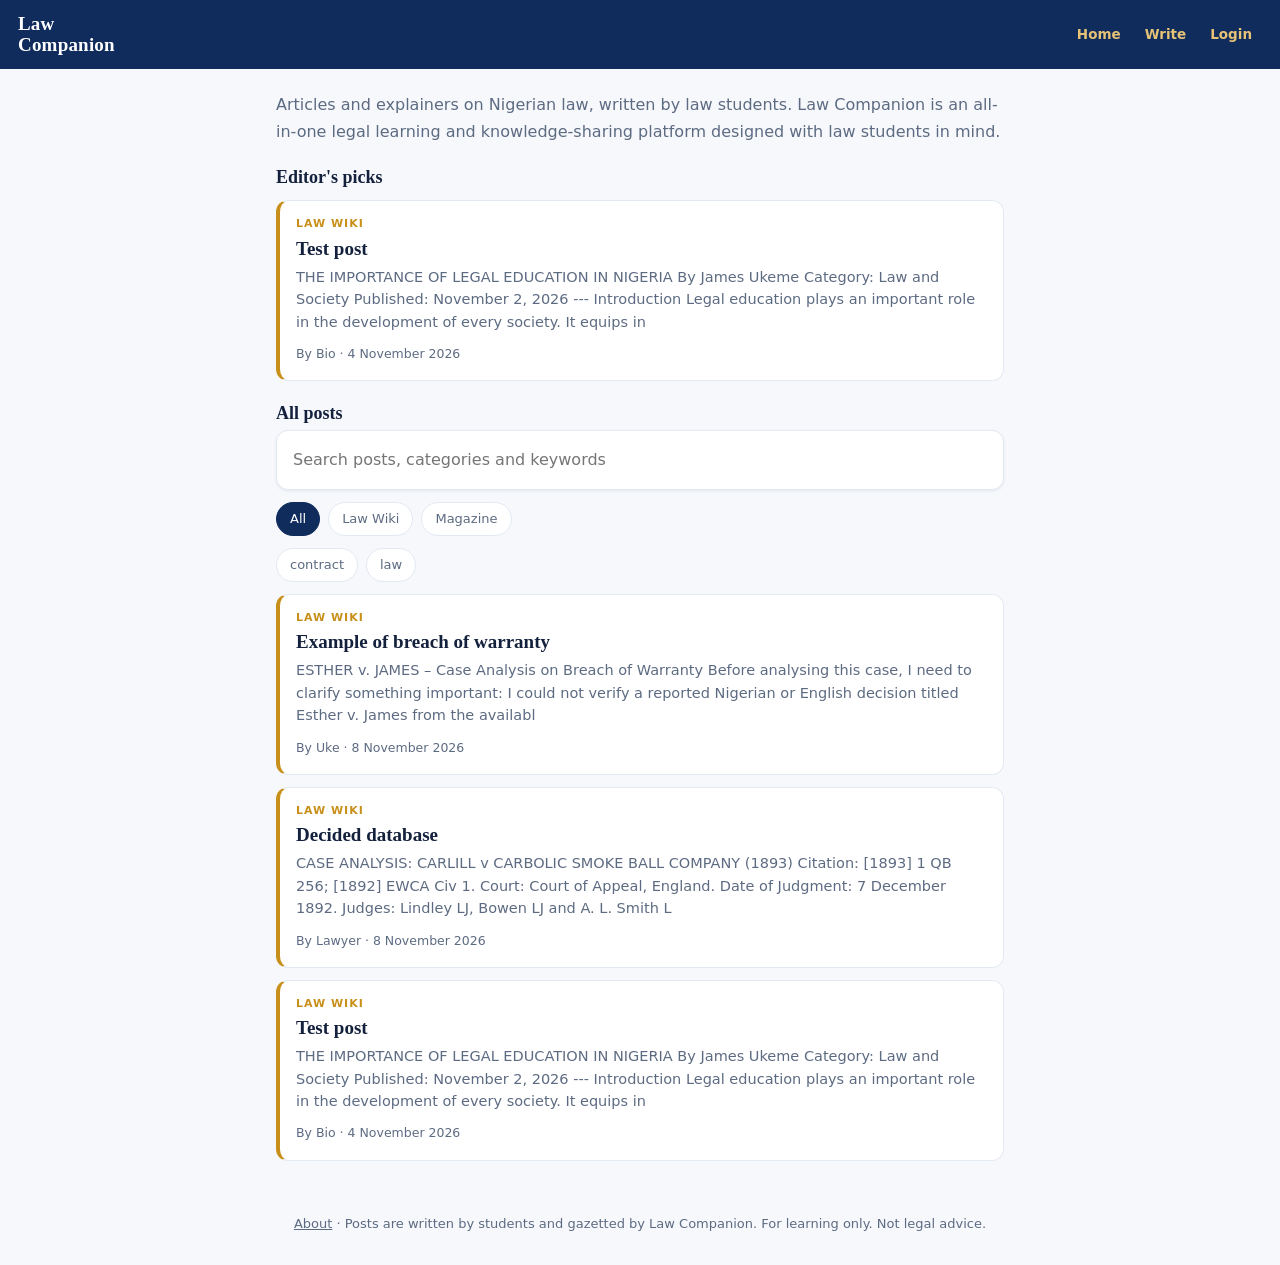
<file: index.html>
<!doctype html><html lang="en"><head><meta charset="utf-8"><meta name="color-scheme" content="light only"><meta name="viewport" content="width=device-width,initial-scale=1"><title>Law Companion Gazette</title><meta name="description" content="Articles and explainers on Nigerian law, written by law students. Law Companion is an all-in-one legal learning and knowledge-sharing platform designed with law students in mind."><link rel="canonical" href="https://lawcomp.github.io/gazette/"><meta property="og:title" content="Law Companion Gazette"><meta property="og:description" content="Articles and explainers on Nigerian law, written by law students. Law Companion is an all-in-one legal learning and knowledge-sharing platform designed with law students in mind."><meta property="og:type" content="website"><meta property="og:site_name" content="Law Companion"><meta property="og:url" content="https://lawcomp.github.io/gazette/"><meta property="og:locale" content="en_NG"><meta name="twitter:card" content="summary"><meta name="twitter:title" content="Law Companion Gazette"><meta name="twitter:description" content="Articles and explainers on Nigerian law, written by law students. Law Companion is an all-in-one legal learning and knowledge-sharing platform designed with law students in mind."><meta name="theme-color" content="#0f2c5c"><meta name="robots" content="index,follow,max-image-preview:large,max-snippet:-1"><link rel="stylesheet" href="https://lawcomp.github.io/gazette/style.css"><script type="application/ld+json">{"@context":"https://schema.org","@type":"WebSite","name":"Law Companion Gazette","url":"https://lawcomp.github.io/gazette/","inLanguage":"en","publisher":{"@type":"Organization","name":"Law Companion"}}</script></head><body data-page=""><header class="top"><a class="brand" href="https://lawcomp.github.io/gazette/">Law<br>Companion</a><nav class="nv"><a data-p="home" href="https://lawcomp.github.io/gazette/">Home</a><a data-p="write" href="https://lawcomp.github.io/gazette/write.html">Write</a><a data-p="login" id="nvl" href="https://lawcomp.github.io/gazette/login.html">Login</a></nav></header><main><h1 class="sr">Law Companion Gazette</h1><p class="lead">Articles and explainers on Nigerian law, written by law students. Law Companion is an all-in-one legal learning and knowledge-sharing platform designed with law students in mind.</p><h2 class="sh">Editor's picks</h2><a class="it" href="https://lawcomp.github.io/gazette/posts/test-post-7487bdad.html"><div class="k">Law Wiki</div><b>Test post</b><p>THE IMPORTANCE OF LEGAL EDUCATION IN NIGERIA By James Ukeme Category: Law and Society Published: November 2, 2026 --- Introduction Legal education plays an important role in the development of every society. It equips in</p><small>By Bio · 4 November 2026</small></a><h2 class="sh">All posts</h2><input class="search" id="q" type="search" placeholder="Search posts, categories and keywords" autocomplete="off"><div class="chips"><button class="on" data-kf="all">All</button><button data-kf="wiki">Law Wiki</button><button data-kf="magazine">Magazine</button></div><div class="chips"><button data-tf="contract">contract</button><button data-tf="law">law</button></div><a class="it" href="https://lawcomp.github.io/gazette/posts/example-of-breach-of-warranty-2dda55b4.html" data-k="wiki" data-t="|contract|law|" data-s="example of breach of warranty esther v. james – case analysis on breach of warranty before analysing this case, i need to clarify something important: i could not verify a reported nigerian or english decision titled esther v. james from the availabl contract law uke"><div class="k">Law Wiki</div><b>Example of breach of warranty</b><p>ESTHER v. JAMES – Case Analysis on Breach of Warranty Before analysing this case, I need to clarify something important: I could not verify a reported Nigerian or English decision titled Esther v. James from the availabl</p><small>By Uke · 8 November 2026</small></a><a class="it" href="https://lawcomp.github.io/gazette/posts/decided-database-3cb7c209.html" data-k="wiki" data-t="|contract|" data-s="decided database case analysis: carlill v carbolic smoke ball company (1893) citation: [1893] 1 qb 256; [1892] ewca civ 1. court: court of appeal, england. date of judgment: 7 december 1892. judges: lindley lj, bowen lj and a. l. smith l contract lawyer"><div class="k">Law Wiki</div><b>Decided database</b><p>CASE ANALYSIS: CARLILL v CARBOLIC SMOKE BALL COMPANY (1893) Citation: [1893] 1 QB 256; [1892] EWCA Civ 1. Court: Court of Appeal, England. Date of Judgment: 7 December 1892. Judges: Lindley LJ, Bowen LJ and A. L. Smith L</p><small>By Lawyer · 8 November 2026</small></a><a class="it" href="https://lawcomp.github.io/gazette/posts/test-post-7487bdad.html" data-k="wiki" data-t="|law|" data-s="test post the importance of legal education in nigeria by james ukeme category: law and society published: november 2, 2026 --- introduction legal education plays an important role in the development of every society. it equips in law bio"><div class="k">Law Wiki</div><b>Test post</b><p>THE IMPORTANCE OF LEGAL EDUCATION IN NIGERIA By James Ukeme Category: Law and Society Published: November 2, 2026 --- Introduction Legal education plays an important role in the development of every society. It equips in</p><small>By Bio · 4 November 2026</small></a><p id="none" class="lead" hidden>Nothing found.</p><script src="https://lawcomp.github.io/gazette/app.js"></script></main><footer><a href="https://lawcomp.github.io/gazette/about.html" style="text-decoration:underline">About</a> · Posts are written by students and gazetted by Law Companion. For learning only. Not legal advice.</footer><script src="https://lawcomp.github.io/gazette/site.js"></script></body></html>
</file>
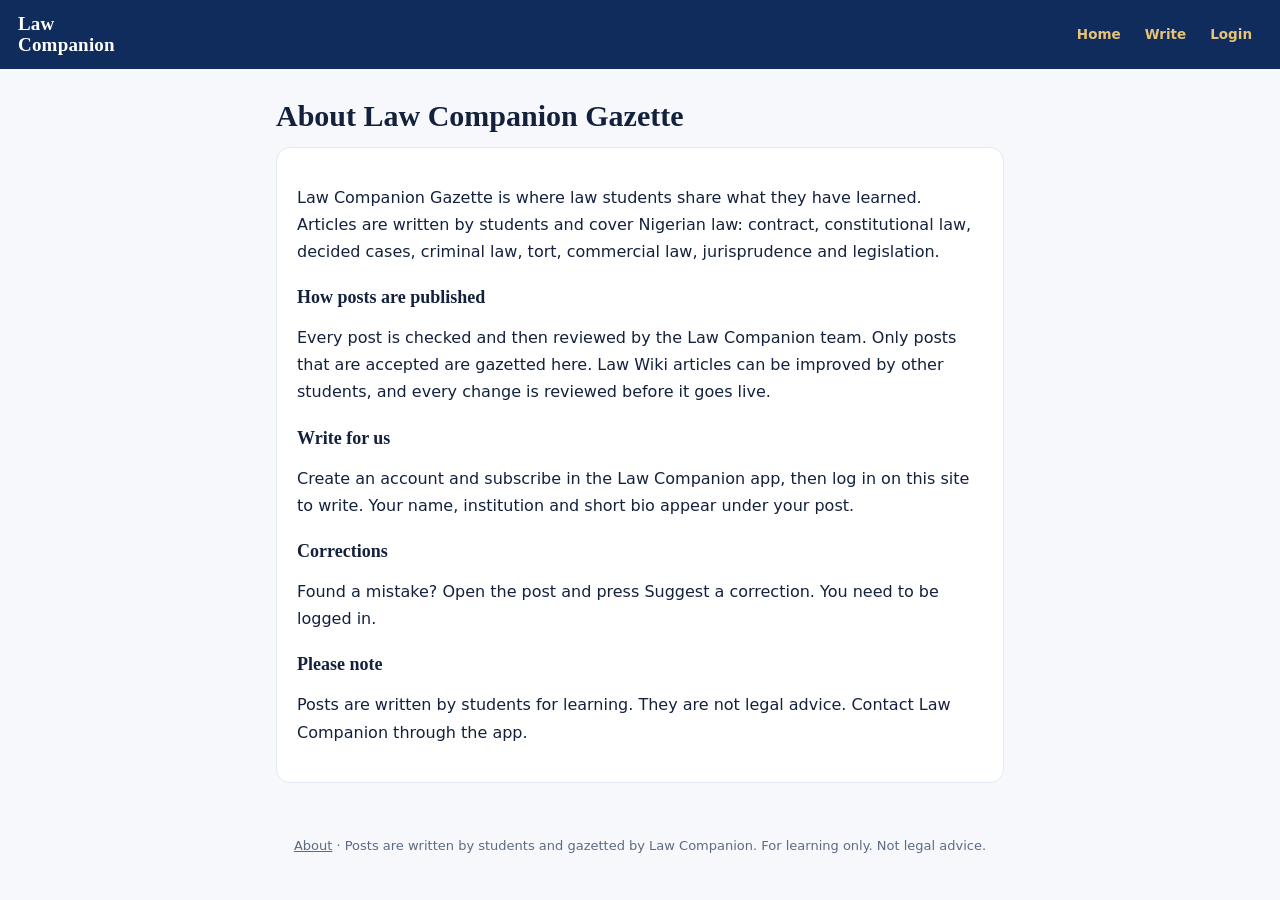
<file: about.html>
<!doctype html><html lang="en"><head><meta charset="utf-8"><meta name="color-scheme" content="light only"><meta name="viewport" content="width=device-width,initial-scale=1"><title>About | Law Companion Gazette</title><meta name="description" content="About Law Companion Gazette: student-written articles on Nigerian law, reviewed before they are published."><link rel="canonical" href="https://lawcomp.github.io/gazette/about.html"><meta property="og:title" content="About | Law Companion Gazette"><meta property="og:description" content="About Law Companion Gazette: student-written articles on Nigerian law, reviewed before they are published."><meta property="og:type" content="website"><meta property="og:site_name" content="Law Companion"><meta property="og:url" content="https://lawcomp.github.io/gazette/about.html"><meta property="og:locale" content="en_NG"><meta name="twitter:card" content="summary"><meta name="twitter:title" content="About | Law Companion Gazette"><meta name="twitter:description" content="About Law Companion Gazette: student-written articles on Nigerian law, reviewed before they are published."><meta name="theme-color" content="#0f2c5c"><meta name="robots" content="index,follow,max-image-preview:large,max-snippet:-1"><link rel="stylesheet" href="https://lawcomp.github.io/gazette/style.css"></head><body data-page=""><header class="top"><a class="brand" href="https://lawcomp.github.io/gazette/">Law<br>Companion</a><nav class="nv"><a data-p="home" href="https://lawcomp.github.io/gazette/">Home</a><a data-p="write" href="https://lawcomp.github.io/gazette/write.html">Write</a><a data-p="login" id="nvl" href="https://lawcomp.github.io/gazette/login.html">Login</a></nav></header><main><h1>About Law Companion Gazette</h1><div class="card"><p>Law Companion Gazette is where law students share what they have learned. Articles are written by students and cover Nigerian law: contract, constitutional law, decided cases, criminal law, tort, commercial law, jurisprudence and legislation.</p><h2 class="sh">How posts are published</h2><p>Every post is checked and then reviewed by the Law Companion team. Only posts that are accepted are gazetted here. Law Wiki articles can be improved by other students, and every change is reviewed before it goes live.</p><h2 class="sh">Write for us</h2><p>Create an account and subscribe in the Law Companion app, then log in on this site to write. Your name, institution and short bio appear under your post.</p><h2 class="sh">Corrections</h2><p>Found a mistake? Open the post and press Suggest a correction. You need to be logged in.</p><h2 class="sh">Please note</h2><p>Posts are written by students for learning. They are not legal advice. Contact Law Companion through the app.</p></div></main><footer><a href="https://lawcomp.github.io/gazette/about.html" style="text-decoration:underline">About</a> · Posts are written by students and gazetted by Law Companion. For learning only. Not legal advice.</footer><script src="https://lawcomp.github.io/gazette/site.js"></script></body></html>
</file>
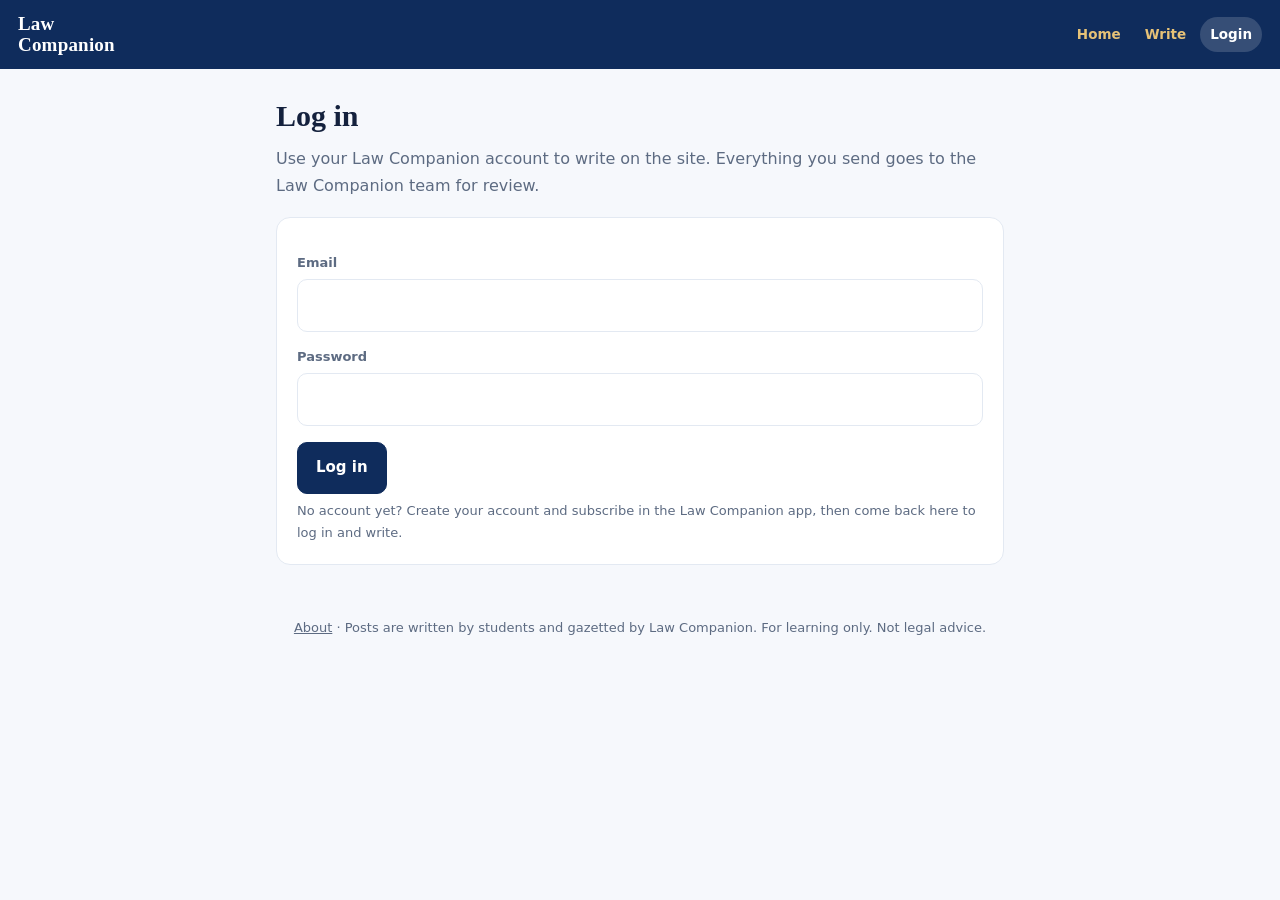
<file: login.html>
<!doctype html><html lang="en"><head><meta charset="utf-8"><meta name="color-scheme" content="light only"><meta name="viewport" content="width=device-width,initial-scale=1"><title>Log in | Law Companion</title><meta name="description" content="Log in to write on Law Companion"><link rel="canonical" href="https://lawcomp.github.io/gazette/login.html"><meta property="og:title" content="Log in | Law Companion"><meta property="og:description" content="Log in to write on Law Companion"><meta property="og:type" content="website"><meta property="og:site_name" content="Law Companion"><meta property="og:url" content="https://lawcomp.github.io/gazette/login.html"><meta property="og:locale" content="en_NG"><meta name="twitter:card" content="summary"><meta name="twitter:title" content="Log in | Law Companion"><meta name="twitter:description" content="Log in to write on Law Companion"><meta name="theme-color" content="#0f2c5c"><link rel="stylesheet" href="https://lawcomp.github.io/gazette/style.css"><meta name="robots" content="noindex"></head><body data-page="login"><header class="top"><a class="brand" href="https://lawcomp.github.io/gazette/">Law<br>Companion</a><nav class="nv"><a data-p="home" href="https://lawcomp.github.io/gazette/">Home</a><a data-p="write" href="https://lawcomp.github.io/gazette/write.html">Write</a><a data-p="login" id="nvl" href="https://lawcomp.github.io/gazette/login.html">Login</a></nav></header><main><h1>Log in</h1><p class="lead">Use your Law Companion account to write on the site. Everything you send goes to the Law Companion team for review.</p><form class="card fm" id="lf"><label for="le">Email</label><input type="email" id="le" autocomplete="email" required><label for="lp">Password</label><input type="password" id="lp" autocomplete="current-password" required><div class="row"><button class="btn" id="lb" type="submit">Log in</button></div><p class="hint">No account yet? Create your account and subscribe in the Law Companion app, then come back here to log in and write.</p></form></main><footer><a href="https://lawcomp.github.io/gazette/about.html" style="text-decoration:underline">About</a> · Posts are written by students and gazetted by Law Companion. For learning only. Not legal advice.</footer><script src="https://lawcomp.github.io/gazette/site.js"></script></body></html>
</file>
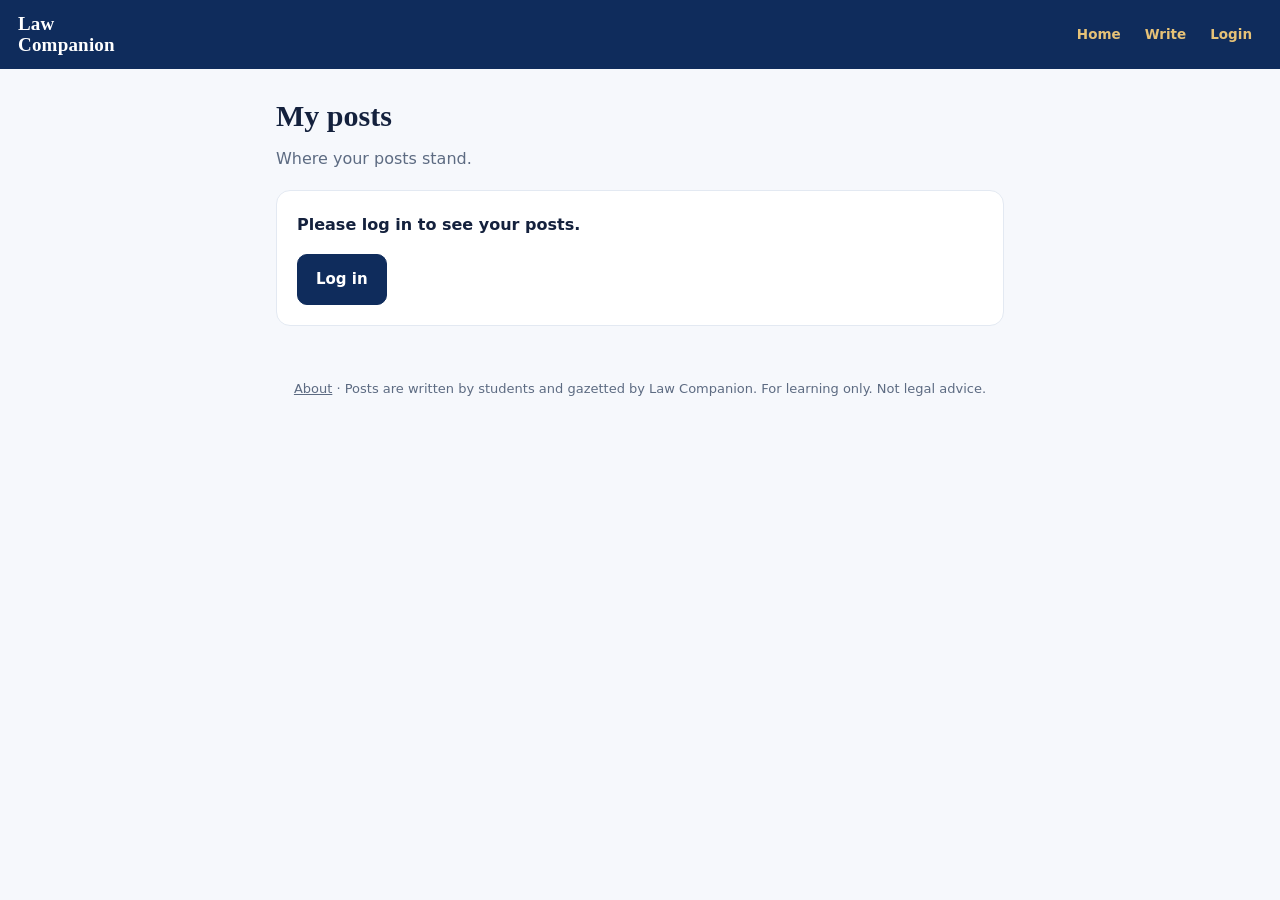
<file: myposts.html>
<!doctype html><html lang="en"><head><meta charset="utf-8"><meta name="color-scheme" content="light only"><meta name="viewport" content="width=device-width,initial-scale=1"><title>My posts | Law Companion</title><meta name="description" content="Your posts"><link rel="canonical" href="https://lawcomp.github.io/gazette/myposts.html"><meta property="og:title" content="My posts | Law Companion"><meta property="og:description" content="Your posts"><meta property="og:type" content="website"><meta property="og:site_name" content="Law Companion"><meta property="og:url" content="https://lawcomp.github.io/gazette/myposts.html"><meta property="og:locale" content="en_NG"><meta name="twitter:card" content="summary"><meta name="twitter:title" content="My posts | Law Companion"><meta name="twitter:description" content="Your posts"><meta name="theme-color" content="#0f2c5c"><link rel="stylesheet" href="https://lawcomp.github.io/gazette/style.css"><meta name="robots" content="noindex"></head><body data-page="myposts"><header class="top"><a class="brand" href="https://lawcomp.github.io/gazette/">Law<br>Companion</a><nav class="nv"><a data-p="home" href="https://lawcomp.github.io/gazette/">Home</a><a data-p="write" href="https://lawcomp.github.io/gazette/write.html">Write</a><a data-p="login" id="nvl" href="https://lawcomp.github.io/gazette/login.html">Login</a></nav></header><main><h1>My posts</h1><p class="lead">Where your posts stand.</p><div id="mpGate" class="card" hidden><b>Please log in to see your posts.</b><div class="row"><a class="btn" href="https://lawcomp.github.io/gazette/login.html?next=myposts.html">Log in</a></div></div><div id="mpList"></div></main><footer><a href="https://lawcomp.github.io/gazette/about.html" style="text-decoration:underline">About</a> · Posts are written by students and gazetted by Law Companion. For learning only. Not legal advice.</footer><script src="https://lawcomp.github.io/gazette/site.js"></script></body></html>
</file>
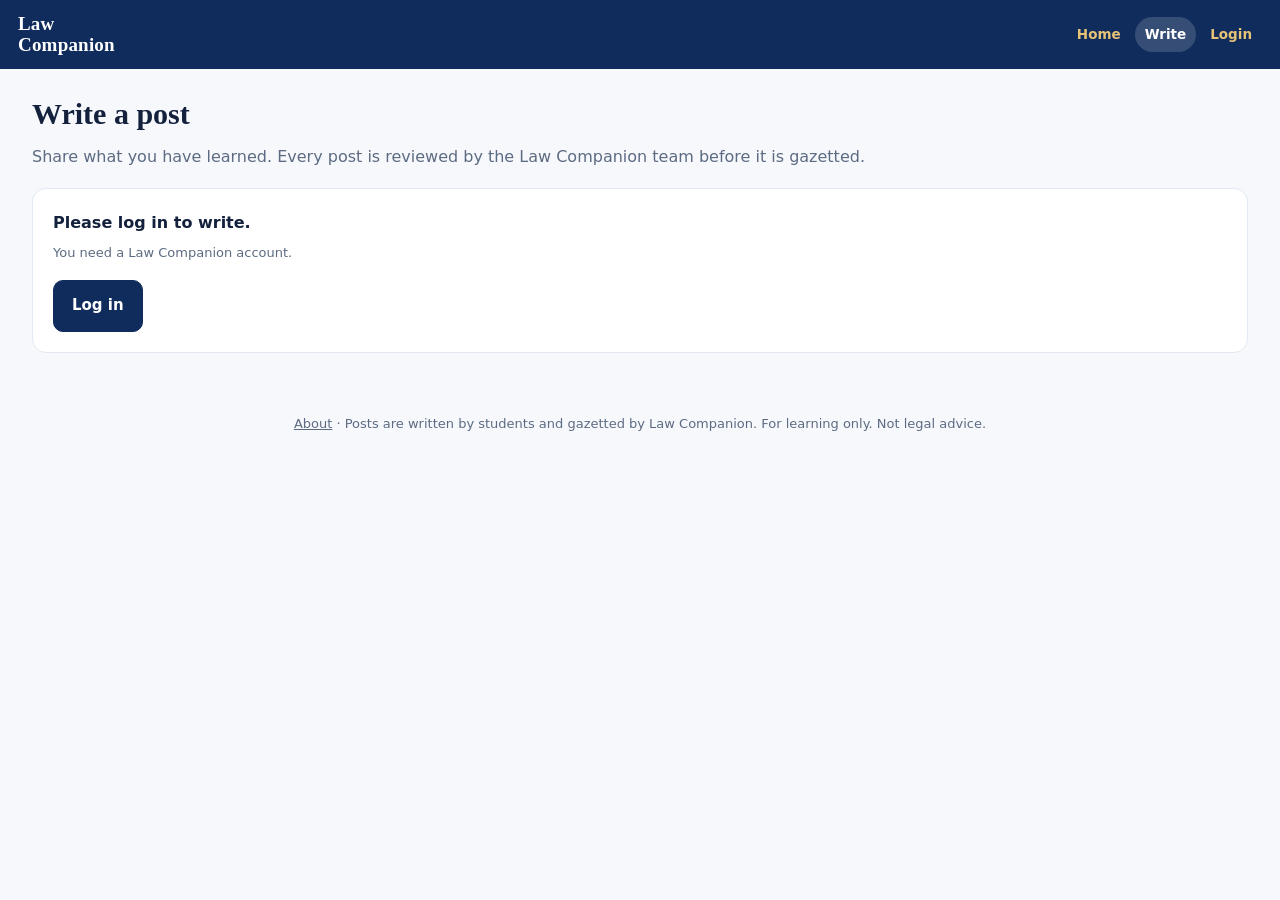
<file: write.html>
<!doctype html><html lang="en"><head><meta charset="utf-8"><meta name="color-scheme" content="light only"><meta name="viewport" content="width=device-width,initial-scale=1"><title>Write | Law Companion</title><meta name="description" content="Write a post for Law Companion"><link rel="canonical" href="https://lawcomp.github.io/gazette/write.html"><meta property="og:title" content="Write | Law Companion"><meta property="og:description" content="Write a post for Law Companion"><meta property="og:type" content="website"><meta property="og:site_name" content="Law Companion"><meta property="og:url" content="https://lawcomp.github.io/gazette/write.html"><meta property="og:locale" content="en_NG"><meta name="twitter:card" content="summary"><meta name="twitter:title" content="Write | Law Companion"><meta name="twitter:description" content="Write a post for Law Companion"><meta name="theme-color" content="#0f2c5c"><link rel="stylesheet" href="https://lawcomp.github.io/gazette/style.css"><meta name="robots" content="noindex"></head><body data-page="write"><header class="top"><a class="brand" href="https://lawcomp.github.io/gazette/">Law<br>Companion</a><nav class="nv"><a data-p="home" href="https://lawcomp.github.io/gazette/">Home</a><a data-p="write" href="https://lawcomp.github.io/gazette/write.html">Write</a><a data-p="login" id="nvl" href="https://lawcomp.github.io/gazette/login.html">Login</a></nav></header><main><h1>Write a post</h1><p class="lead">Share what you have learned. Every post is reviewed by the Law Companion team before it is gazetted.</p><section id="wClosed" class="card" hidden><b>We're not in session.</b><p class="hint">Writing is closed at the moment. Please check back later.</p></section><section id="wGate" class="card" hidden><b>Please log in to write.</b><p class="hint">You need a Law Companion account.</p><div class="row"><a class="btn" href="https://lawcomp.github.io/gazette/login.html?next=write.html">Log in</a></div></section><section id="wBio" class="card fm" hidden><b>First, set up your author bio</b><p class="hint">Shown under your posts as: <span id="bnm"></span></p><label for="btx">Short bio</label><textarea id="btx" rows="3" maxlength="150" placeholder="For example: Final-year law student interested in contract law."></textarea><div class="meta"><span></span><span id="bct">0/150</span></div><label for="blk">LinkedIn or Facebook link (optional)</label><input type="url" id="blk" placeholder="https://www.linkedin.com/in/yourname"><div class="row"><button class="btn" id="bgo" type="button">Save bio</button></div></section><div id="wEd" class="wp" hidden><div class="wpmain"><input type="text" id="etitle" class="wpt" maxlength="150" placeholder="Add title" aria-label="Title"><div class="tb stk"><select id="eblk" aria-label="Format"><option value="p">Paragraph</option><option value="h2">Heading</option><option value="h3">Subheading</option><option value="h4">Small heading</option><option value="blockquote">Quote</option></select><button type="button" data-c="bold" title="Bold"><b>B</b></button><button type="button" data-c="italic" title="Italic"><i>I</i></button><button type="button" data-c="underline" title="Underline"><u>U</u></button><button type="button" data-c="strikeThrough" title="Strikethrough"><s>S</s></button><button type="button" data-c="insertUnorderedList" title="Bullet list">&bull; List</button><button type="button" data-c="insertOrderedList" title="Numbered list">1. List</button><button type="button" data-c="undo" title="Undo">Undo</button><button type="button" data-c="redo" title="Redo">Redo</button></div><div class="ed paper" id="ebody" contenteditable="true" data-ph="Start writing your post here..."></div></div><aside class="wpside"><div class="box"><h3>Type</h3><div class="in"><select id="ekind" aria-label="Type"><option value="wiki">Law Wiki</option><option value="magazine">Magazine</option></select></div></div><div class="box"><h3>Category</h3><div class="in"><select id="ecat" aria-label="Category"><option value="">Choose a category</option><option value="contract">Contract</option><option value="constitutional law">Constitutional law</option><option value="decided case">Decided case</option><option value="criminal law">Criminal law</option><option value="law of tort">Law of tort</option><option value="commercial law">Commercial law</option><option value="jurisprudence">Jurisprudence</option><option value="legislation">Legislation</option><option value="others">Others</option></select></div></div><div class="box"><h3>Keywords</h3><div class="in"><input type="text" id="etags" placeholder="Optional, up to 5, separated by commas" aria-label="Keywords"></div></div><div class="box"><h3>Terms</h3><div class="in"><label class="tm"><input type="checkbox" id="etm"><span>I understand that Law Companion has the right to accept, reject, gazette, withdraw, delete and change any article or contribution at any time, without notice, and may distribute it across its other digital platforms. I confirm that my content contains no hate speech, harmful content, discrimination or other unlawful material.</span></label></div></div><div class="box"><h3>Publish</h3><div class="in"><div class="meta"><span id="ewc"></span><span id="esv">Draft saved on this device</span></div><ul class="ck" id="eck"><li data-k="t">Title (at least 5 letters)</li><li data-k="w">100 words or more</li><li data-k="c">Category chosen</li><li data-k="m">Terms accepted</li></ul><button class="btn alt" id="esave" type="button">Save draft</button><button class="btn" id="esub" type="button">Submit for review</button></div></div></aside></div></main><footer><a href="https://lawcomp.github.io/gazette/about.html" style="text-decoration:underline">About</a> · Posts are written by students and gazetted by Law Companion. For learning only. Not legal advice.</footer><script src="https://lawcomp.github.io/gazette/site.js"></script></body></html>
</file>
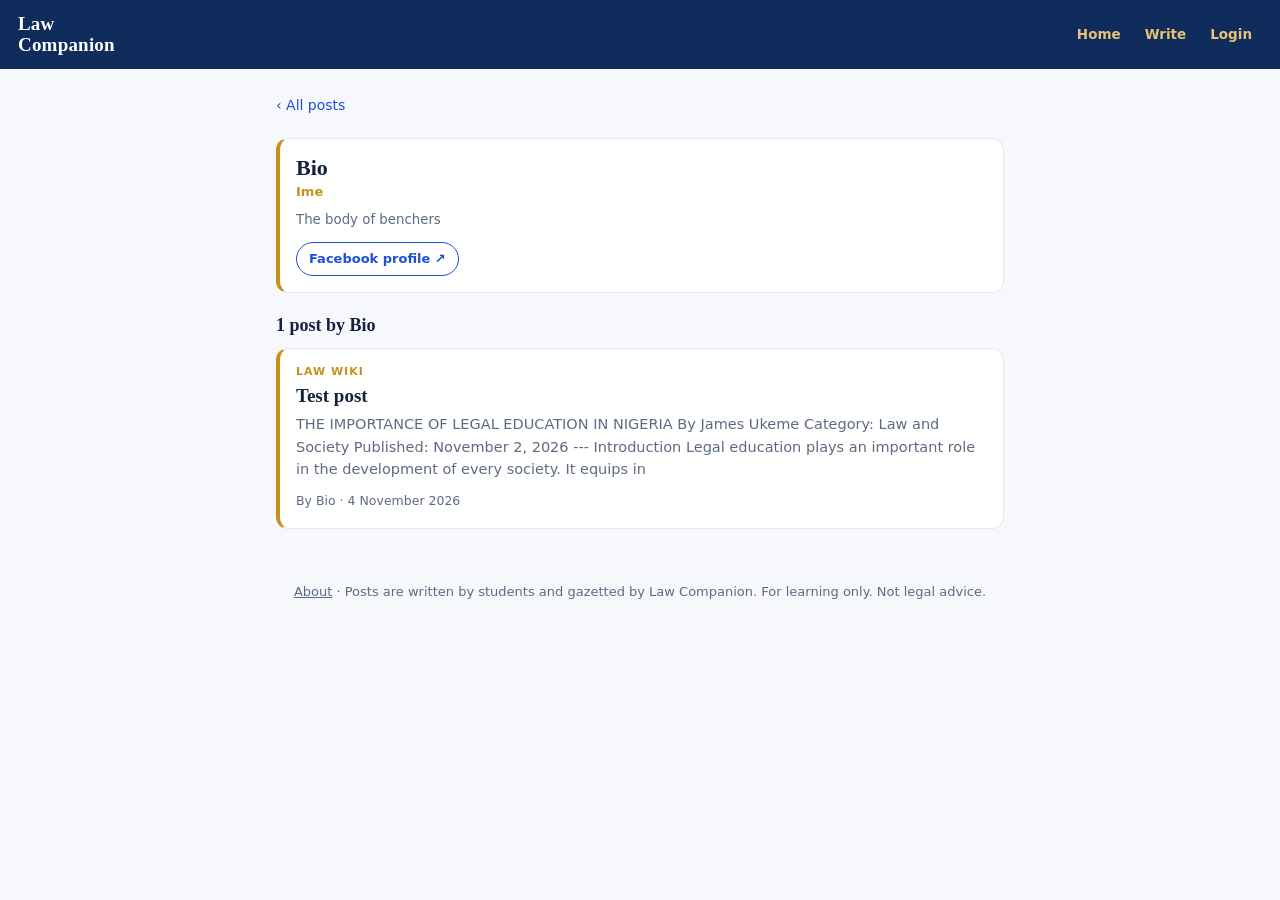
<file: authors/f463d73902.html>
<!doctype html><html lang="en"><head><meta charset="utf-8"><meta name="color-scheme" content="light only"><meta name="viewport" content="width=device-width,initial-scale=1"><title>Bio | Law Companion Gazette</title><meta name="description" content="Posts by Bio, Ime on Law Companion Gazette."><link rel="canonical" href="https://lawcomp.github.io/gazette/authors/f463d73902.html"><meta property="og:title" content="Bio | Law Companion Gazette"><meta property="og:description" content="Posts by Bio, Ime on Law Companion Gazette."><meta property="og:type" content="website"><meta property="og:site_name" content="Law Companion"><meta property="og:url" content="https://lawcomp.github.io/gazette/authors/f463d73902.html"><meta property="og:locale" content="en_NG"><meta name="twitter:card" content="summary"><meta name="twitter:title" content="Bio | Law Companion Gazette"><meta name="twitter:description" content="Posts by Bio, Ime on Law Companion Gazette."><meta name="theme-color" content="#0f2c5c"><meta name="robots" content="index,follow,max-image-preview:large,max-snippet:-1"><link rel="stylesheet" href="https://lawcomp.github.io/gazette/style.css"></head><body data-page=""><header class="top"><a class="brand" href="https://lawcomp.github.io/gazette/">Law<br>Companion</a><nav class="nv"><a data-p="home" href="https://lawcomp.github.io/gazette/">Home</a><a data-p="write" href="https://lawcomp.github.io/gazette/write.html">Write</a><a data-p="login" id="nvl" href="https://lawcomp.github.io/gazette/login.html">Login</a></nav></header><main><a class="back" href="https://lawcomp.github.io/gazette/">‹ All posts</a><div class="pf big"><b>Bio</b><em>Ime</em><small>The body of benchers</small><a href="https://Facebook.com/ukeme" target="_blank" rel="noopener noreferrer nofollow">Facebook profile ↗</a></div><h2 class="sh">1 post by Bio</h2><a class="it" href="https://lawcomp.github.io/gazette/posts/test-post-7487bdad.html"><div class="k">Law Wiki</div><b>Test post</b><p>THE IMPORTANCE OF LEGAL EDUCATION IN NIGERIA By James Ukeme Category: Law and Society Published: November 2, 2026 --- Introduction Legal education plays an important role in the development of every society. It equips in</p><small>By Bio · 4 November 2026</small></a></main><footer><a href="https://lawcomp.github.io/gazette/about.html" style="text-decoration:underline">About</a> · Posts are written by students and gazetted by Law Companion. For learning only. Not legal advice.</footer><script src="https://lawcomp.github.io/gazette/site.js"></script></body></html>
</file>
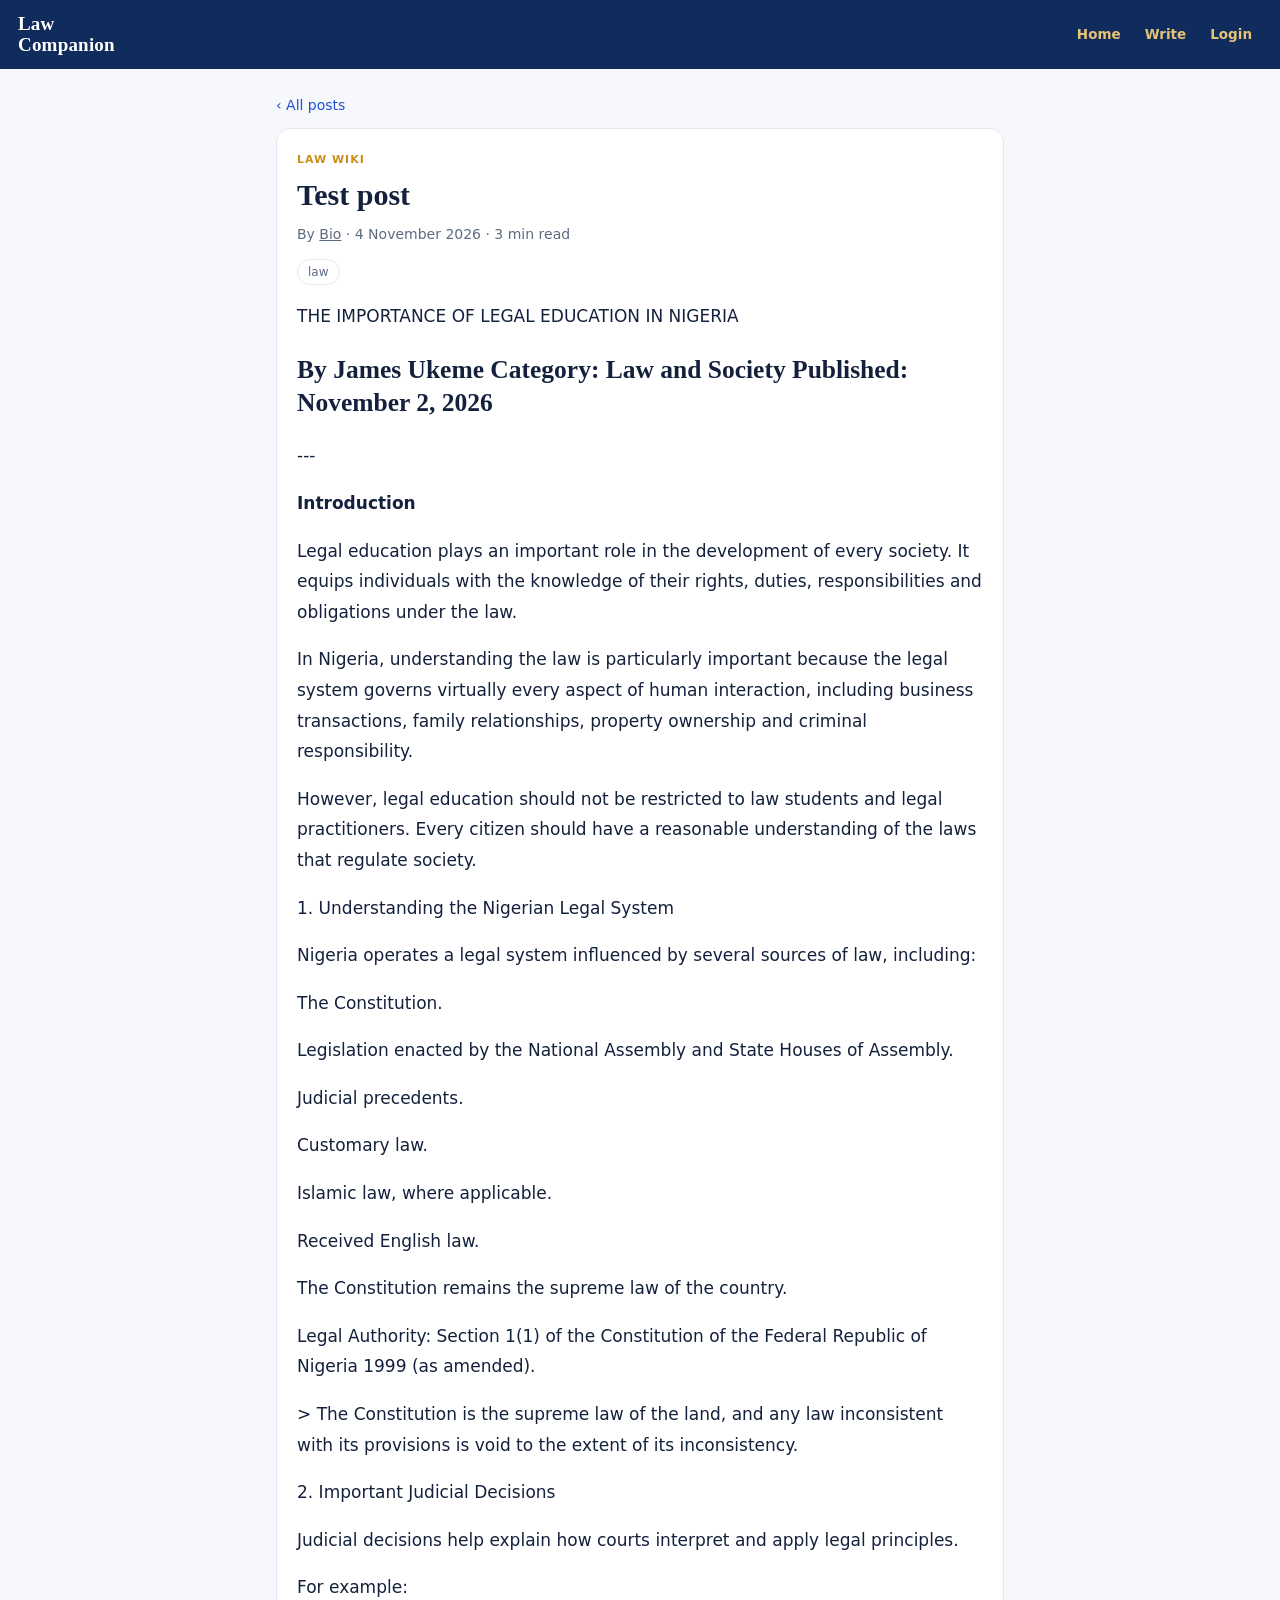
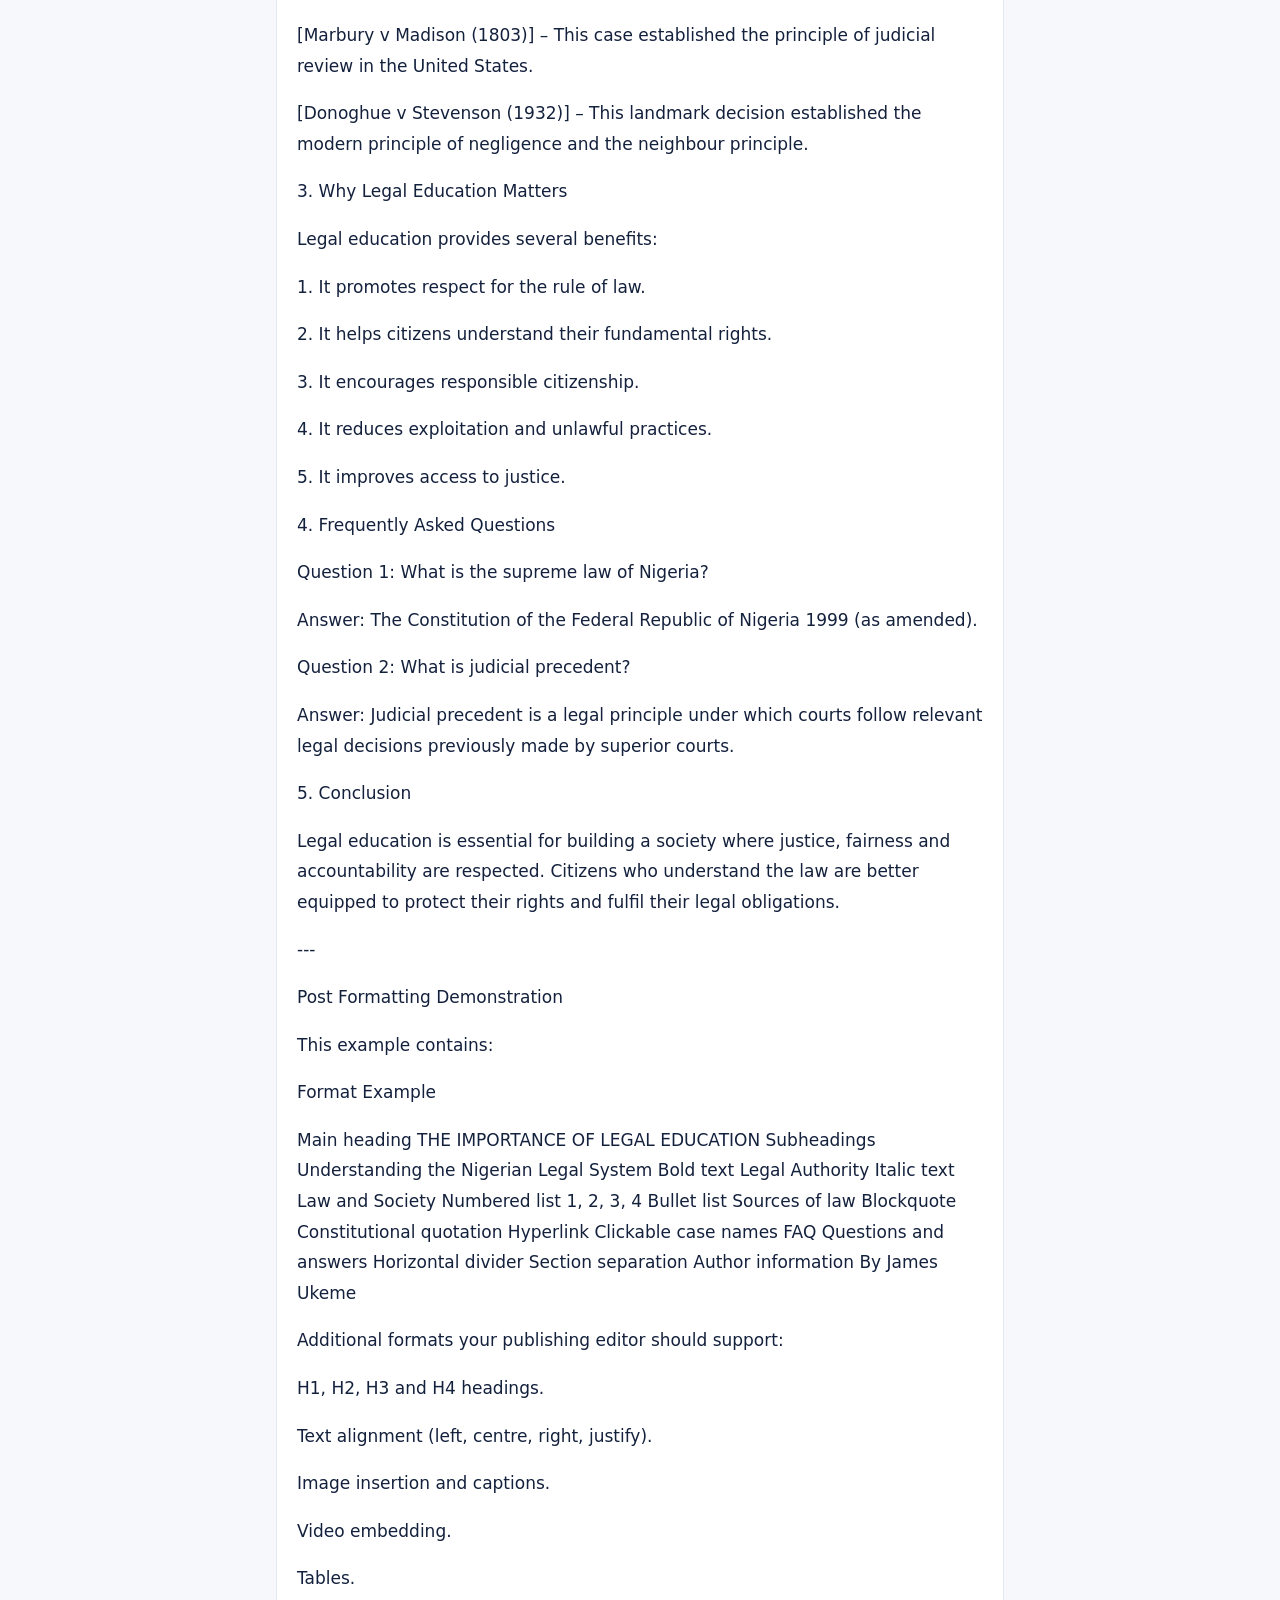
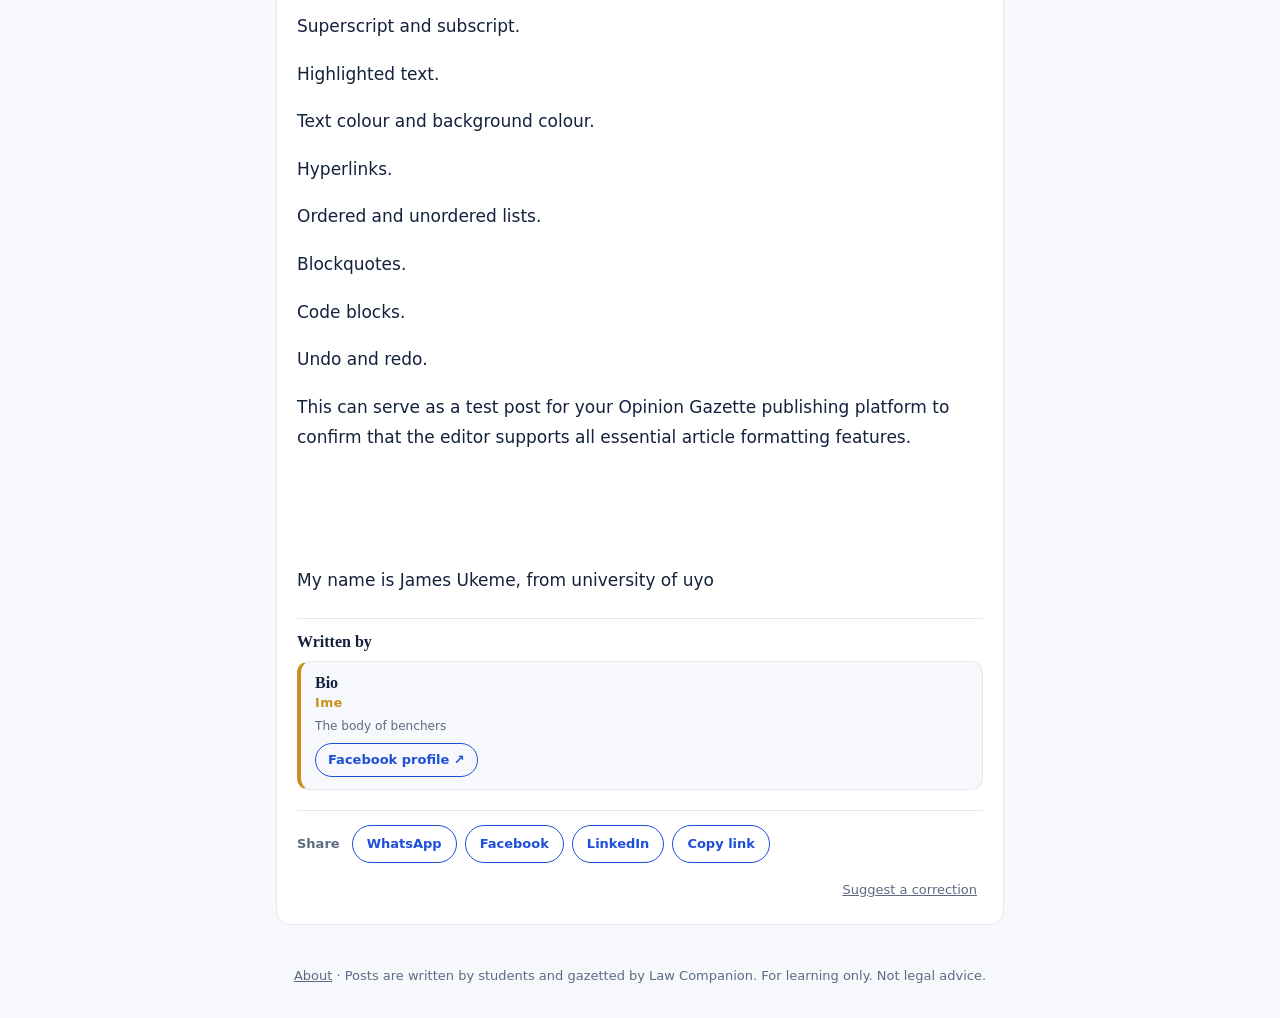
<file: posts/test-post-7487bdad.html>
<!doctype html><html lang="en"><head><meta charset="utf-8"><meta name="color-scheme" content="light only"><meta name="viewport" content="width=device-width,initial-scale=1"><title>Test post | Law Companion</title><meta name="description" content="THE IMPORTANCE OF LEGAL EDUCATION IN NIGERIA By James Ukeme Category: Law and Society Published: November 2, 2026 --- Introduction Legal education plays an important role in the development of every s"><link rel="canonical" href="https://lawcomp.github.io/gazette/posts/test-post-7487bdad.html"><meta property="og:title" content="Test post | Law Companion"><meta property="og:description" content="THE IMPORTANCE OF LEGAL EDUCATION IN NIGERIA By James Ukeme Category: Law and Society Published: November 2, 2026 --- Introduction Legal education plays an important role in the development of every s"><meta property="og:type" content="article"><meta property="og:site_name" content="Law Companion"><meta property="og:url" content="https://lawcomp.github.io/gazette/posts/test-post-7487bdad.html"><meta property="og:locale" content="en_NG"><meta name="twitter:card" content="summary"><meta name="twitter:title" content="Test post | Law Companion"><meta name="twitter:description" content="THE IMPORTANCE OF LEGAL EDUCATION IN NIGERIA By James Ukeme Category: Law and Society Published: November 2, 2026 --- Introduction Legal education plays an important role in the development of every s"><meta name="theme-color" content="#0f2c5c"><meta name="robots" content="index,follow,max-image-preview:large,max-snippet:-1"><link rel="stylesheet" href="https://lawcomp.github.io/gazette/style.css"><script type="application/ld+json">[{"@context":"https://schema.org","@type":"Article","headline":"Test post","url":"https://lawcomp.github.io/gazette/posts/test-post-7487bdad.html","mainEntityOfPage":"https://lawcomp.github.io/gazette/posts/test-post-7487bdad.html","inLanguage":"en","author":{"@type":"Person","name":"Bio"},"datePublished":"2026-11-04T07:04:05.508+00:00","dateModified":"2026-11-04T07:04:05.508+00:00","publisher":{"@type":"Organization","name":"Law Companion","url":"https://lawcomp.github.io/gazette/"},"description":"THE IMPORTANCE OF LEGAL EDUCATION IN NIGERIA By James Ukeme Category: Law and Society Published: November 2, 2026 --- Introduction Legal education plays an important role in the development of every s","keywords":"law","wordCount":518},{"@context":"https://schema.org","@type":"BreadcrumbList","itemListElement":[{"@type":"ListItem","position":1,"name":"Home","item":"https://lawcomp.github.io/gazette/"},{"@type":"ListItem","position":2,"name":"Test post","item":"https://lawcomp.github.io/gazette/posts/test-post-7487bdad.html"}]}]</script></head><body data-page=""><header class="top"><a class="brand" href="https://lawcomp.github.io/gazette/">Law<br>Companion</a><nav class="nv"><a data-p="home" href="https://lawcomp.github.io/gazette/">Home</a><a data-p="write" href="https://lawcomp.github.io/gazette/write.html">Write</a><a data-p="login" id="nvl" href="https://lawcomp.github.io/gazette/login.html">Login</a></nav></header><main><a class="back" href="https://lawcomp.github.io/gazette/">‹ All posts</a><article><div class="k">Law Wiki</div><h1>Test post</h1><p class="by">By <a href="https://lawcomp.github.io/gazette/authors/f463d73902.html" style="text-decoration:underline">Bio</a> · 4 November 2026 · 3 min read</p><div class="tg"><a href="https://lawcomp.github.io/gazette/tags/law.html">law</a></div><div class="body">THE IMPORTANCE OF LEGAL EDUCATION IN NIGERIA<h2> By James Ukeme Category: Law and Society Published: November 2, 2026</h2><p> ---</p><p><strong> Introduction</strong></p><p> Legal education plays an important role in the development of every society. It equips individuals with the knowledge of their rights, duties, responsibilities and obligations under the law.</p><p> In Nigeria, understanding the law is particularly important because the legal system governs virtually every aspect of human interaction, including business transactions, family relationships, property ownership and criminal responsibility.</p><p> However, legal education should not be restricted to law students and legal practitioners. Every citizen should have a reasonable understanding of the laws that regulate society.</p><p> 1. Understanding the Nigerian Legal System</p><p> Nigeria operates a legal system influenced by several sources of law, including:</p><p> The Constitution.</p><p> Legislation enacted by the National Assembly and State Houses of Assembly.</p><p> Judicial precedents.</p><p> Customary law.</p><p> Islamic law, where applicable.</p><p> Received English law.</p><p> The Constitution remains the supreme law of the country.</p><p> Legal Authority: Section 1(1) of the Constitution of the Federal Republic of Nigeria 1999 (as amended).</p><p> &gt; The Constitution is the supreme law of the land, and any law inconsistent with its provisions is void to the extent of its inconsistency.</p><p> 2. Important Judicial Decisions</p><p> Judicial decisions help explain how courts interpret and apply legal principles.</p><p> For example:</p><p> [Marbury v Madison (1803)] – This case established the principle of judicial review in the United States.</p><p> [Donoghue v Stevenson (1932)] – This landmark decision established the modern principle of negligence and the neighbour principle.</p><p> 3. Why Legal Education Matters</p><p> Legal education provides several benefits:</p><p> 1. It promotes respect for the rule of law.</p><p> 2. It helps citizens understand their fundamental rights.</p><p> 3. It encourages responsible citizenship.</p><p> 4. It reduces exploitation and unlawful practices.</p><p> 5. It improves access to justice.</p><p> 4. Frequently Asked Questions</p><p> Question 1: What is the supreme law of Nigeria?</p><p> Answer: The Constitution of the Federal Republic of Nigeria 1999 (as amended).</p><p> Question 2: What is judicial precedent?</p><p> Answer: Judicial precedent is a legal principle under which courts follow relevant legal decisions previously made by superior courts.</p><p> 5. Conclusion</p><p> Legal education is essential for building a society where justice, fairness and accountability are respected. Citizens who understand the law are better equipped to protect their rights and fulfil their legal obligations.</p><p> ---</p><p> Post Formatting Demonstration</p><p> This example contains:</p><p> Format	Example</p><p> Main heading	THE IMPORTANCE OF LEGAL EDUCATION Subheadings	Understanding the Nigerian Legal System Bold text	Legal Authority Italic text	Law and Society Numbered list	1, 2, 3, 4 Bullet list	Sources of law Blockquote	Constitutional quotation Hyperlink	Clickable case names FAQ	Questions and answers Horizontal divider	Section separation Author information	By James Ukeme</p><p> Additional formats your publishing editor should support:</p><p> H1, H2, H3 and H4 headings.</p><p> Text alignment (left, centre, right, justify).</p><p> Image insertion and captions.</p><p> Video embedding.</p><p> Tables.</p><p> Superscript and subscript.</p><p> Highlighted text.</p><p> Text colour and background colour.</p><p> Hyperlinks.</p><p> Ordered and unordered lists.</p><p> Blockquotes.</p><p> Code blocks.</p><p> Undo and redo.</p><p> This can serve as a test post for your Opinion Gazette publishing platform to confirm that the editor supports all essential article formatting features.</p><p><br></p><p><br></p><p>My name is James Ukeme, from university of uyo </p></div><section class="con"><h2>Written by</h2><div class="pf"><b>Bio</b><em>Ime</em><small>The body of benchers</small><a href="https://Facebook.com/ukeme" target="_blank" rel="noopener noreferrer nofollow">Facebook profile ↗</a></div></section><div class="shr"><span>Share</span><a href="https://wa.me/?text=Test%20post%20https%3A%2F%2Flawcomp.github.io%2Fgazette%2Fposts%2Ftest-post-7487bdad.html" target="_blank" rel="noopener noreferrer">WhatsApp</a><a href="https://www.facebook.com/sharer/sharer.php?u=https%3A%2F%2Flawcomp.github.io%2Fgazette%2Fposts%2Ftest-post-7487bdad.html" target="_blank" rel="noopener noreferrer">Facebook</a><a href="https://www.linkedin.com/sharing/share-offsite/?url=https%3A%2F%2Flawcomp.github.io%2Fgazette%2Fposts%2Ftest-post-7487bdad.html" target="_blank" rel="noopener noreferrer">LinkedIn</a><button type="button" data-copy="https://lawcomp.github.io/gazette/posts/test-post-7487bdad.html">Copy link</button></div><p class="corr"><button type="button" data-corr="7487bdad-7a9f-4012-a171-6d7179f44d8d">Suggest a correction</button></p></article><div id="rel" data-base="https://lawcomp.github.io/gazette" data-s="test-post-7487bdad" data-a="f463d73902" data-t="law" data-n="Bio"></div><script src="https://lawcomp.github.io/gazette/post.js"></script></main><footer><a href="https://lawcomp.github.io/gazette/about.html" style="text-decoration:underline">About</a> · Posts are written by students and gazetted by Law Companion. For learning only. Not legal advice.</footer><script src="https://lawcomp.github.io/gazette/site.js"></script></body></html>
</file>
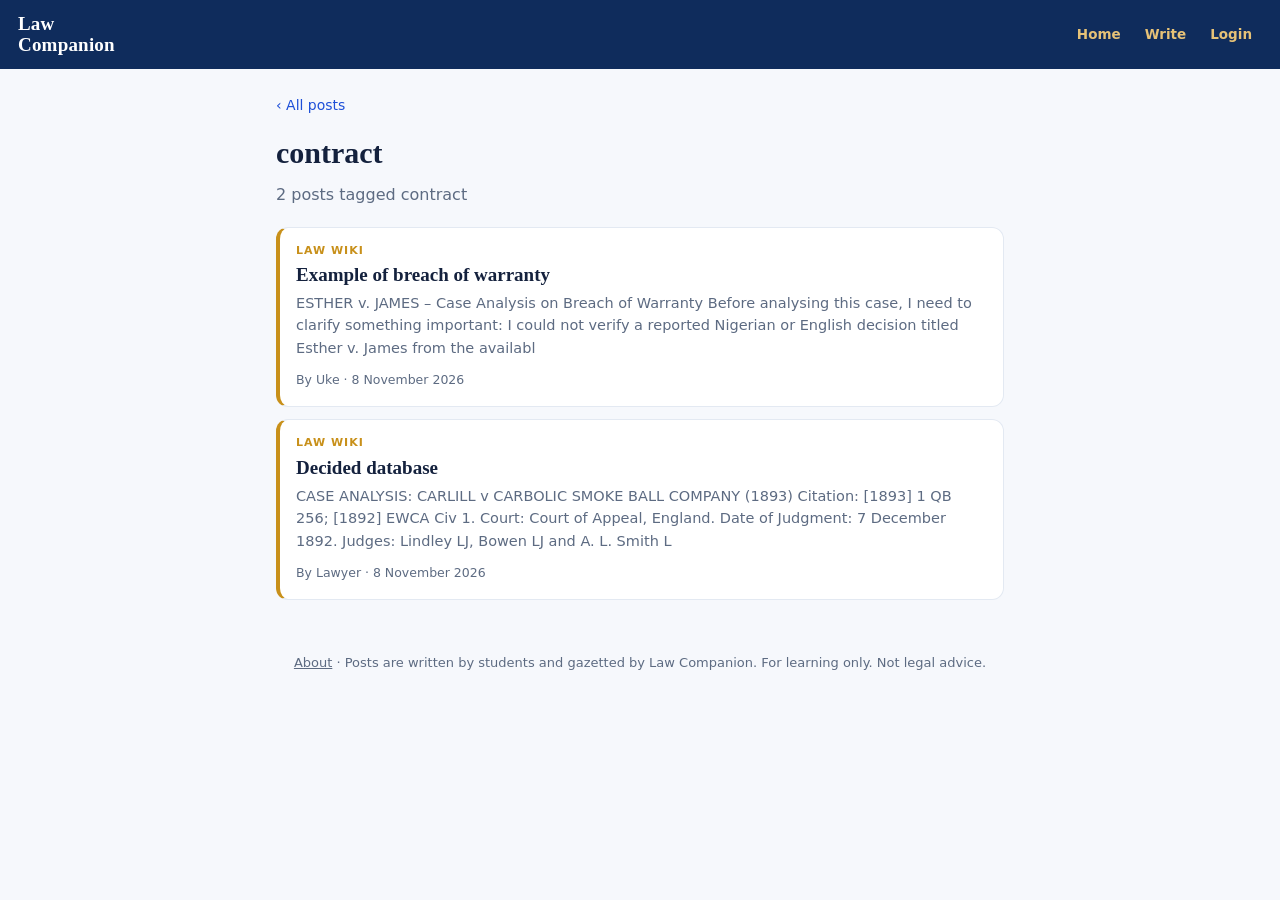
<file: tags/contract.html>
<!doctype html><html lang="en"><head><meta charset="utf-8"><meta name="color-scheme" content="light only"><meta name="viewport" content="width=device-width,initial-scale=1"><title>contract | Law Companion Gazette</title><meta name="description" content="Posts tagged contract on Law Companion Gazette."><link rel="canonical" href="https://lawcomp.github.io/gazette/tags/contract.html"><meta property="og:title" content="contract | Law Companion Gazette"><meta property="og:description" content="Posts tagged contract on Law Companion Gazette."><meta property="og:type" content="website"><meta property="og:site_name" content="Law Companion"><meta property="og:url" content="https://lawcomp.github.io/gazette/tags/contract.html"><meta property="og:locale" content="en_NG"><meta name="twitter:card" content="summary"><meta name="twitter:title" content="contract | Law Companion Gazette"><meta name="twitter:description" content="Posts tagged contract on Law Companion Gazette."><meta name="theme-color" content="#0f2c5c"><meta name="robots" content="index,follow,max-image-preview:large,max-snippet:-1"><link rel="stylesheet" href="https://lawcomp.github.io/gazette/style.css"></head><body data-page=""><header class="top"><a class="brand" href="https://lawcomp.github.io/gazette/">Law<br>Companion</a><nav class="nv"><a data-p="home" href="https://lawcomp.github.io/gazette/">Home</a><a data-p="write" href="https://lawcomp.github.io/gazette/write.html">Write</a><a data-p="login" id="nvl" href="https://lawcomp.github.io/gazette/login.html">Login</a></nav></header><main><a class="back" href="https://lawcomp.github.io/gazette/">‹ All posts</a><h1>contract</h1><p class="lead">2 posts tagged contract</p><a class="it" href="https://lawcomp.github.io/gazette/posts/example-of-breach-of-warranty-2dda55b4.html"><div class="k">Law Wiki</div><b>Example of breach of warranty</b><p>ESTHER v. JAMES – Case Analysis on Breach of Warranty Before analysing this case, I need to clarify something important: I could not verify a reported Nigerian or English decision titled Esther v. James from the availabl</p><small>By Uke · 8 November 2026</small></a><a class="it" href="https://lawcomp.github.io/gazette/posts/decided-database-3cb7c209.html"><div class="k">Law Wiki</div><b>Decided database</b><p>CASE ANALYSIS: CARLILL v CARBOLIC SMOKE BALL COMPANY (1893) Citation: [1893] 1 QB 256; [1892] EWCA Civ 1. Court: Court of Appeal, England. Date of Judgment: 7 December 1892. Judges: Lindley LJ, Bowen LJ and A. L. Smith L</p><small>By Lawyer · 8 November 2026</small></a></main><footer><a href="https://lawcomp.github.io/gazette/about.html" style="text-decoration:underline">About</a> · Posts are written by students and gazetted by Law Companion. For learning only. Not legal advice.</footer><script src="https://lawcomp.github.io/gazette/site.js"></script></body></html>
</file>
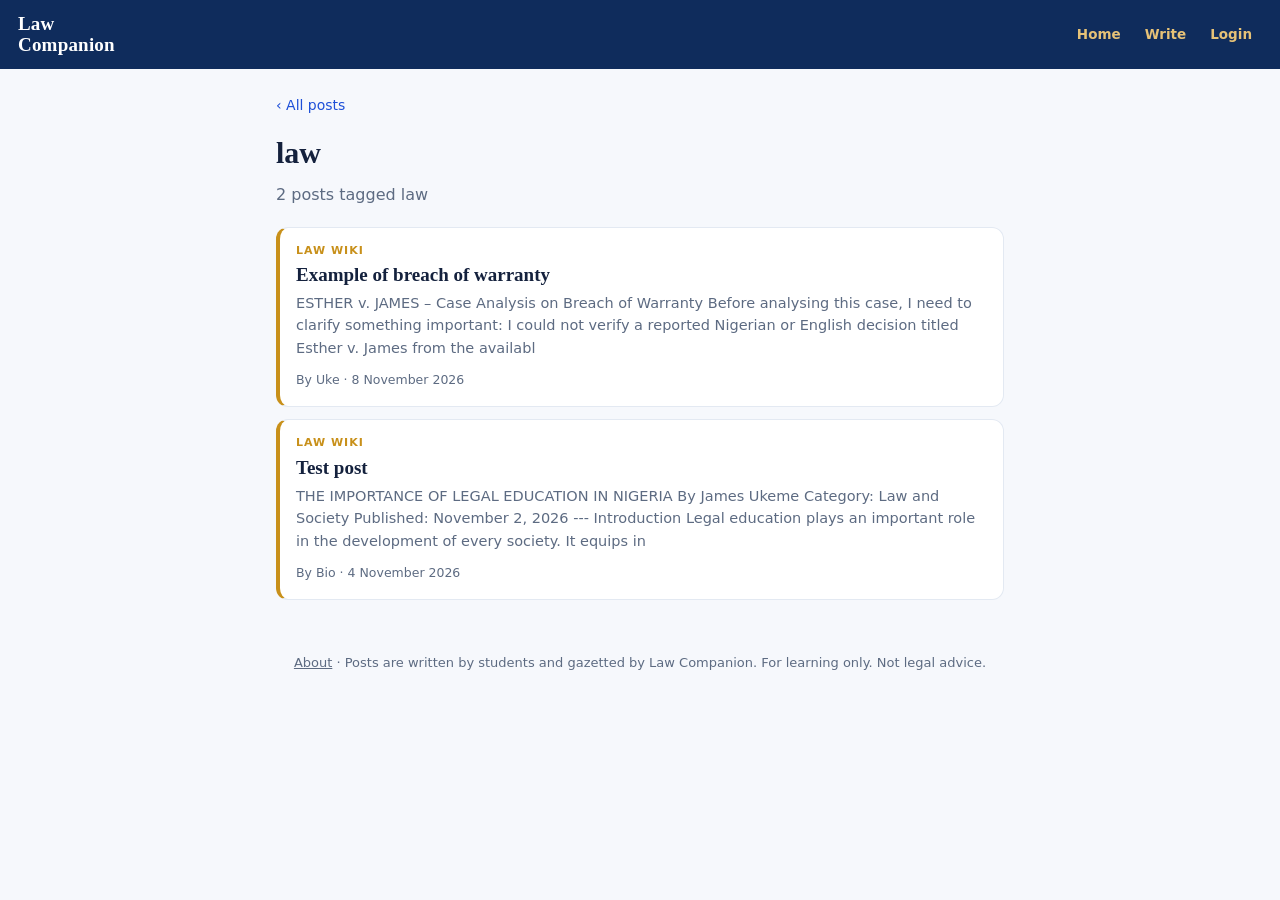
<file: tags/law.html>
<!doctype html><html lang="en"><head><meta charset="utf-8"><meta name="color-scheme" content="light only"><meta name="viewport" content="width=device-width,initial-scale=1"><title>law | Law Companion Gazette</title><meta name="description" content="Posts tagged law on Law Companion Gazette."><link rel="canonical" href="https://lawcomp.github.io/gazette/tags/law.html"><meta property="og:title" content="law | Law Companion Gazette"><meta property="og:description" content="Posts tagged law on Law Companion Gazette."><meta property="og:type" content="website"><meta property="og:site_name" content="Law Companion"><meta property="og:url" content="https://lawcomp.github.io/gazette/tags/law.html"><meta property="og:locale" content="en_NG"><meta name="twitter:card" content="summary"><meta name="twitter:title" content="law | Law Companion Gazette"><meta name="twitter:description" content="Posts tagged law on Law Companion Gazette."><meta name="theme-color" content="#0f2c5c"><meta name="robots" content="index,follow,max-image-preview:large,max-snippet:-1"><link rel="stylesheet" href="https://lawcomp.github.io/gazette/style.css"></head><body data-page=""><header class="top"><a class="brand" href="https://lawcomp.github.io/gazette/">Law<br>Companion</a><nav class="nv"><a data-p="home" href="https://lawcomp.github.io/gazette/">Home</a><a data-p="write" href="https://lawcomp.github.io/gazette/write.html">Write</a><a data-p="login" id="nvl" href="https://lawcomp.github.io/gazette/login.html">Login</a></nav></header><main><a class="back" href="https://lawcomp.github.io/gazette/">‹ All posts</a><h1>law</h1><p class="lead">2 posts tagged law</p><a class="it" href="https://lawcomp.github.io/gazette/posts/example-of-breach-of-warranty-2dda55b4.html"><div class="k">Law Wiki</div><b>Example of breach of warranty</b><p>ESTHER v. JAMES – Case Analysis on Breach of Warranty Before analysing this case, I need to clarify something important: I could not verify a reported Nigerian or English decision titled Esther v. James from the availabl</p><small>By Uke · 8 November 2026</small></a><a class="it" href="https://lawcomp.github.io/gazette/posts/test-post-7487bdad.html"><div class="k">Law Wiki</div><b>Test post</b><p>THE IMPORTANCE OF LEGAL EDUCATION IN NIGERIA By James Ukeme Category: Law and Society Published: November 2, 2026 --- Introduction Legal education plays an important role in the development of every society. It equips in</p><small>By Bio · 4 November 2026</small></a></main><footer><a href="https://lawcomp.github.io/gazette/about.html" style="text-decoration:underline">About</a> · Posts are written by students and gazetted by Law Companion. For learning only. Not legal advice.</footer><script src="https://lawcomp.github.io/gazette/site.js"></script></body></html>
</file>
